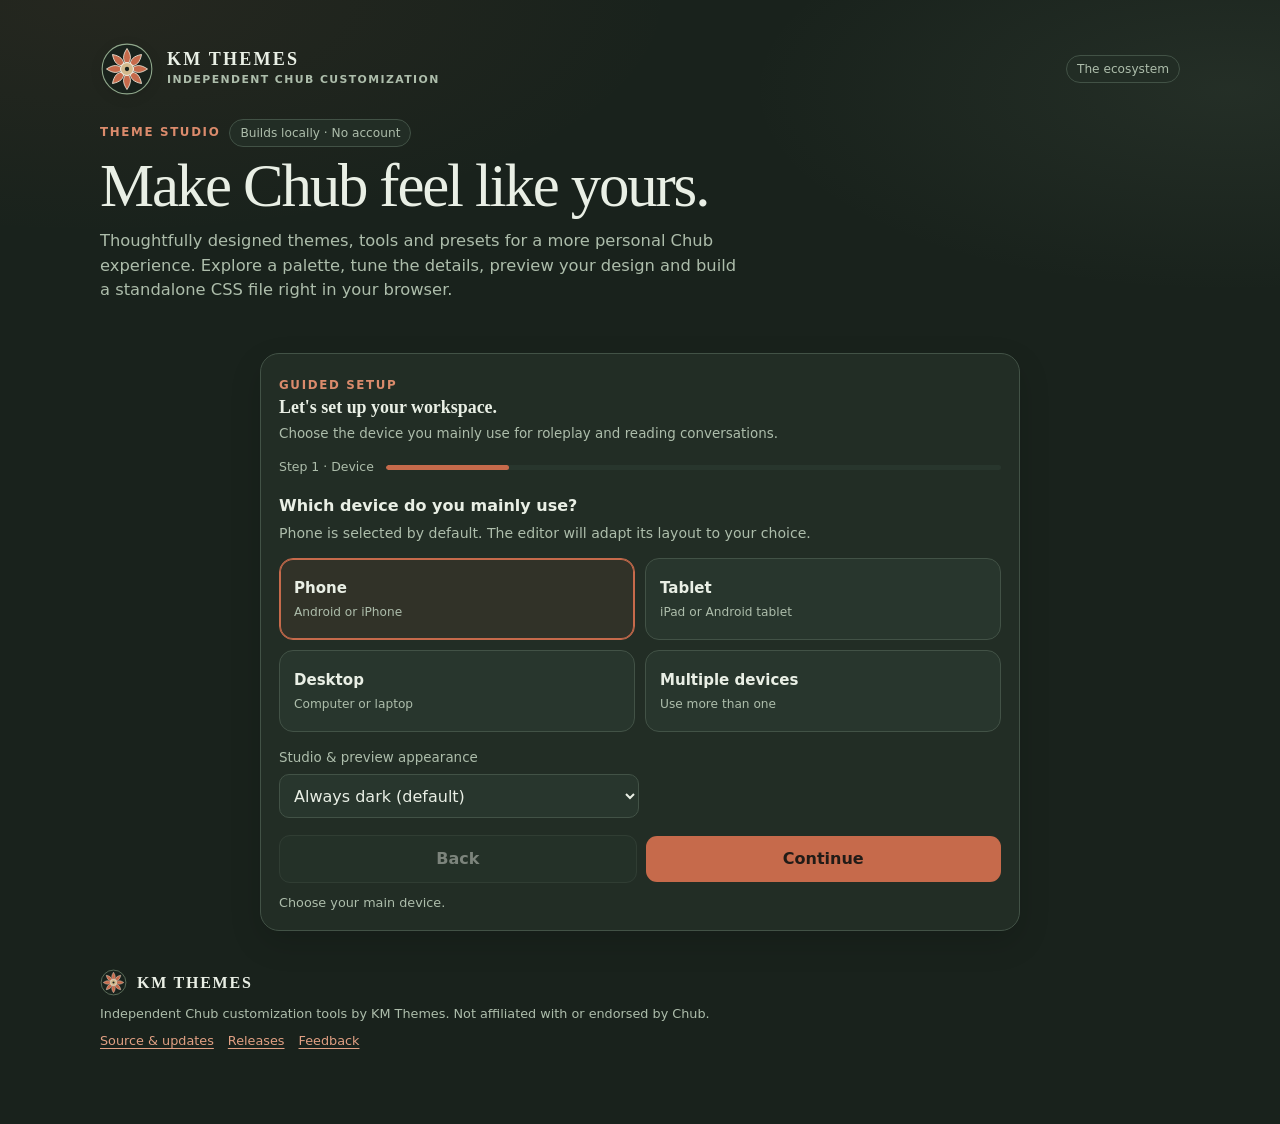
<file: index.html>
<!doctype html>
<html lang="en" data-studio-theme="dark">
<head>
<meta charset="utf-8">
<meta name="viewport" content="width=device-width, initial-scale=1">
<meta name="theme-color" content="#19221c">
<meta name="color-scheme" content="dark light">
<meta name="description" content="KM Themes is an independent Chub customization ecosystem. Explore themes, personalize palettes and build your own CSS in KM Theme Studio.">
<title>KM Themes — Theme Studio</title>
<style>
:root{color-scheme:dark;--bg:#19221c;--panel:#222d25;--panel2:#28362d;--line:#425246;--text:#e9efe5;--muted:#adbdab;--accent:#c66a4b;--accent-strong:#db8b6c;--focus:#a7c1a1;--link:#e1a083;--button-ink:#211b17;--shadow:0 12px 32px #00000024}
html[data-studio-theme="light"]{color-scheme:light;--bg:#f4f2ea;--panel:#fffefa;--panel2:#e9ede4;--line:#d5dcd1;--text:#26342a;--muted:#627164;--accent:#c66a4b;--accent-strong:#a45137;--focus:#718f73;--link:#99533d;--button-ink:#211b17;--shadow:0 10px 30px #26342a0b}
@media(prefers-color-scheme:light){html[data-studio-theme="system"]{color-scheme:light;--bg:#f4f2ea;--panel:#fffefa;--panel2:#e9ede4;--line:#d5dcd1;--text:#26342a;--muted:#627164;--accent:#c66a4b;--accent-strong:#a45137;--focus:#718f73;--link:#99533d;--button-ink:#211b17;--shadow:0 10px 30px #26342a0b}}
*{box-sizing:border-box}
html{scroll-behavior:smooth}
body{margin:0;background:radial-gradient(60% 28% at 8% 0,#c66a4b12,transparent 75%),radial-gradient(50% 24% at 96% 8%,#8fa78b18,transparent 75%),var(--bg);color:var(--text);font:16px/1.5 system-ui,-apple-system,"Segoe UI",sans-serif;transition:background .18s,color .18s}
main{width:min(1120px,100%);margin:auto;padding:24px 20px 58px}
header{padding:18px 0 24px}
.brand-lockup{display:flex;align-items:center;gap:13px;margin-bottom:23px}
.brand-symbol{width:54px;height:54px;flex:0 0 54px;filter:drop-shadow(0 3px 6px #00000016)}
.brand-wordmark{display:flex;flex-direction:column;gap:2px}
.brand-name{font:700 1.13rem/1.1 Georgia,"Times New Roman",serif;letter-spacing:.12em;color:var(--text)}
.brand-kicker{font-size:.68rem;letter-spacing:.13em;text-transform:uppercase;color:var(--muted);font-weight:650}
.brand-lockup .spacer{flex:1}
.eyebrow{font-size:.74rem;letter-spacing:.14em;text-transform:uppercase;color:var(--accent-strong);font-weight:750}
h1{font:500 clamp(2.25rem,7vw,3.8rem)/1.02 Georgia,"Times New Roman",serif;letter-spacing:-.035em;margin:8px 0 12px;max-width:780px}
h2{font:600 1.12rem/1.25 Georgia,"Times New Roman",serif;margin:0 0 6px}
h3{font-size:.94rem;margin:0;color:var(--text)}
p{margin:8px 0;color:var(--muted)}
a{color:var(--link);text-decoration-thickness:1px;text-underline-offset:3px}
.hero-copy{max-width:650px;font-size:1.02rem}
.topline{display:flex;align-items:center;gap:9px;flex-wrap:wrap}
.pill{display:inline-flex;align-items:center;border:1px solid var(--line);border-radius:99px;padding:4px 10px;font-size:.76rem;color:var(--muted);background:var(--panel)}
.studio-grid{display:grid;grid-template-columns:minmax(0,.94fr) minmax(0,1.06fr);gap:16px;align-items:start}
.panel{background:var(--panel);border:1px solid var(--line);border-radius:19px;padding:18px;margin:14px 0;box-shadow:var(--shadow)}
.controls-panel{grid-row:span 2}
.section-head{display:flex;align-items:flex-start;justify-content:space-between;gap:12px;margin-bottom:14px}
.section-head p{font-size:.84rem;margin:3px 0 0}
.preset-grid{display:grid;grid-template-columns:repeat(2,minmax(0,1fr));gap:9px}
.preset{appearance:none;text-align:left;border:1px solid var(--line);border-radius:13px;background:var(--panel2);color:var(--text);padding:10px;min-width:0;cursor:pointer;transition:border-color .15s,background .15s,transform .15s}
.preset:hover{border-color:var(--accent);transform:translateY(-1px)}
.preset[aria-pressed=true]{border-color:var(--accent);box-shadow:0 0 0 1px color-mix(in srgb,var(--accent) 40%,transparent) inset;background:color-mix(in srgb,var(--accent) 9%,var(--panel))}
.swatches{display:flex;overflow:hidden;border-radius:7px;height:20px;margin-bottom:8px;border:1px solid color-mix(in srgb,var(--text) 15%,transparent)}
.swatches i{display:block;flex:1}
.preset-name{display:block;font-size:.87rem;font-weight:700}
.preset-note{display:block;color:var(--muted);font-size:.74rem;margin-top:2px}
.field-grid{display:grid;grid-template-columns:1fr 1fr;gap:13px;margin-top:17px}
.field{display:flex;flex-direction:column;gap:6px;min-width:0}
.field label{font-size:.84rem;color:var(--muted)}
output{color:var(--text);font-variant-numeric:tabular-nums}
input,select,button{font:inherit}
input,select{width:100%;min-height:44px;border:1px solid var(--line);border-radius:10px;padding:8px 10px;background:var(--panel2);color:var(--text)}
input[type=color]{padding:4px;height:44px}
input[type=range]{padding:0;accent-color:var(--accent);min-height:28px}
.actions{display:flex;gap:9px;flex-wrap:wrap;margin-top:15px}
button{border:0;border-radius:11px;padding:11px 16px;background:var(--accent);color:var(--button-ink);font-weight:750;min-height:44px;cursor:pointer;transition:filter .15s,transform .15s}
button:hover{filter:brightness(1.06);transform:translateY(-1px)}
button:focus-visible,input:focus-visible,select:focus-visible,a:focus-visible{outline:3px solid var(--focus);outline-offset:2px}
button.secondary{background:var(--panel2);color:var(--text);border:1px solid var(--line)}
button.tertiary{background:transparent;border:1px solid var(--line);color:var(--text)}
button:disabled{opacity:.45;cursor:not-allowed;transform:none}
.preview-panel{padding:17px}
.preview-toolbar{display:flex;align-items:center;justify-content:space-between;gap:10px;margin-bottom:12px;flex-wrap:wrap}
.preview-controls{display:flex;gap:6px;flex-wrap:wrap}
.mode-switch{display:flex;gap:4px;padding:4px;background:var(--panel2);border:1px solid var(--line);border-radius:11px}
.mode-button{padding:6px 10px;min-height:34px;background:transparent;border:0;color:var(--muted);font-size:.78rem}
.mode-button[aria-pressed=true]{background:var(--accent);color:var(--button-ink)}
.mock-shell{--pv-bg:#262624;--pv-page:#30302e;--pv-raised:#3a3935;--pv-text:#e3e1d7;--pv-strong:#faf9f5;--pv-muted:#a3a198;--pv-accent:#d97757;--pv-accent-hi:#e8936f;--pv-act:#e2b295;--pv-font:Georgia,serif;--pv-size:1.06rem;--pv-line:1.70;--pv-card-alpha:82%;width:min(100%,340px);height:clamp(620px,min(720px,184vw),720px);margin:0 auto;background:var(--pv-bg);color:var(--pv-text);border:1px solid color-mix(in srgb,var(--pv-text) 18%,transparent);border-radius:18px;overflow:hidden;font-family:var(--pv-font);display:flex;flex-direction:column;box-shadow:0 5px 18px #00000018}
.mock-safe{height:34px;flex:0 0 34px;background:#000;display:flex;justify-content:center;align-items:center}
.mock-safe:after{content:"";width:38px;height:4px;border-radius:99px;background:#161616}
.mock-nav{height:39px;flex:0 0 39px;background:color-mix(in srgb,var(--pv-bg) 88%,transparent);color:var(--pv-text);display:grid;grid-template-columns:1fr 1fr 1fr;align-items:center;padding:0 14px;border-bottom:1px solid color-mix(in srgb,var(--pv-text) 14%,transparent);font-family:system-ui,sans-serif}
.nav-side{display:flex;align-items:center;gap:12px}.nav-side.right{justify-content:flex-end}
.nav-back{width:19px;height:19px;border-radius:50%;display:grid;place-items:center;background:var(--pv-text);color:var(--pv-bg);font-size:18px;line-height:1;font-weight:800}
.nav-avatar{width:29px;height:29px;border-radius:50%;justify-self:center;display:grid;place-items:center;background:linear-gradient(145deg,#665b4d,#292d27);border:1px solid #ffffff35;color:#f1c3a2;font-size:19px;line-height:1}
.nav-icon{display:grid;place-items:center;width:20px;height:24px;color:var(--pv-text)}
.nav-icon svg{width:20px;height:22px;fill:none;stroke:currentColor;stroke-width:1.8;stroke-linecap:round;stroke-linejoin:round}
.nav-menu{font-size:25px;line-height:1}
.mock-stage{flex:1;min-height:0;display:flex;flex-direction:column;overflow-y:auto;background:radial-gradient(90% 50% at 50% -10%,color-mix(in srgb,var(--pv-accent) 14%,transparent),transparent 70%),var(--pv-bg);position:relative}
.mock-shell[data-backdrop="art"] .mock-stage{background:linear-gradient(180deg,color-mix(in srgb,var(--pv-bg) 32%,transparent),color-mix(in srgb,var(--pv-bg) 52%,transparent)),radial-gradient(circle at 22% 28%,color-mix(in srgb,var(--pv-accent) 48%,#2b3a42) 0%,transparent 52%),radial-gradient(circle at 78% 68%,#596e59 0%,transparent 55%),linear-gradient(135deg,#2c2523 0%,#1f292e 50%,#382c26 100%)}
.mock-message{margin:7px 7px 0;padding:12px 14px 13px;border:1px solid color-mix(in srgb,var(--pv-text) 16%,transparent);border-radius:18px;background:color-mix(in srgb,var(--pv-page) var(--pv-card-alpha),transparent);box-shadow:inset 0 1px 0 color-mix(in srgb,#fff 12%,transparent),0 1px 3px #00000018}
.mock-message-head{display:flex;align-items:center;justify-content:space-between;gap:9px;margin-bottom:9px;font-family:system-ui,sans-serif}
.mock-message-who{display:flex;align-items:center;gap:8px}
.mock-bot-avatar{width:20px;height:20px;flex:0 0 20px;border-radius:50%;display:grid;place-items:center;background:linear-gradient(145deg,#786653,#282b25);color:#f4c5a2;font:13px/1 system-ui,sans-serif}
.mock-bot-name{font-size:.95rem;line-height:1.2;color:var(--pv-strong);font-weight:600}
.mock-msg-tag{font-size:.66rem;color:var(--pv-muted);letter-spacing:.04em;text-transform:uppercase}
.mock-message-text{font-size:var(--pv-size);line-height:var(--pv-line);color:var(--pv-text);overflow-wrap:anywhere}
.mock-message-text p{margin:0 0 10px;color:inherit}.mock-message-text p:last-child{margin-bottom:0}
.mock-message-text em{color:var(--pv-act);font-style:italic}
.mock-message-text strong{color:var(--pv-strong);font-weight:600}
.mock-message-text q{color:var(--pv-text)}
.mock-empty{flex:1;min-height:18px}
.mock-composer-bar{height:86px;flex:0 0 86px;display:flex;align-items:center;gap:8px;padding:8px 12px 10px;border-top:1px solid color-mix(in srgb,var(--pv-text) 14%,transparent);background:color-mix(in srgb,var(--pv-bg) 90%,transparent);font-family:system-ui,sans-serif}
.mock-kebab{width:15px;flex:0 0 15px;color:var(--pv-accent);font-size:21px;line-height:1;text-align:center}
.mock-input{height:68px;min-width:0;flex:1;border:1px solid color-mix(in srgb,var(--pv-text) 26%,transparent);border-radius:20px;padding:9px 11px;background:var(--pv-page);color:var(--pv-muted);font:.74rem/1.42 var(--pv-font);display:flex;align-items:flex-start;overflow:hidden}
.mock-input span{opacity:.9}
.mock-send-tools{display:flex;flex-direction:column;align-items:center;justify-content:space-around;gap:7px;flex:0 0 18px;height:66px;color:var(--pv-accent)}
.mock-send-tools svg{width:18px;height:22px;fill:none;stroke:currentColor;stroke-width:1.8;stroke-linecap:round;stroke-linejoin:round}
.status{font-size:.86rem;min-height:1.35em;margin:12px 0 0}
.small{font-size:.79rem}.muted{color:var(--muted)}
.install-list{padding-left:21px;color:var(--muted);margin:10px 0}.install-list li{padding:4px 0}
.note{border-left:3px solid var(--sage,var(--focus));padding:8px 11px;margin-top:12px;background:var(--panel2);border-radius:0 9px 9px 0;font-size:.8rem;color:var(--muted)}
footer{padding:16px 0;color:var(--muted);font-size:.8rem}
.footer-brand{display:flex;align-items:center;gap:10px;margin-bottom:8px;color:var(--text);font:600 1rem Georgia,"Times New Roman",serif;letter-spacing:.11em}
.footer-brand svg{width:27px;height:27px}
.footer-links{display:flex;gap:14px;flex-wrap:wrap;margin-top:7px}
@media(max-width:760px){main{padding:16px 14px 44px}.studio-grid{grid-template-columns:1fr;gap:0}.controls-panel{grid-row:auto}.preview-panel{grid-row:1}.panel{padding:15px;margin:10px 0}.hero-copy{font-size:.96rem}}
@media(max-width:390px){.preset-grid{grid-template-columns:1fr 1fr}.field-grid{grid-template-columns:1fr}.preview-toolbar{align-items:flex-start;flex-direction:column}.preview-controls{width:100%}.mode-switch{flex:1}.mode-button{flex:1}}
@media(prefers-reduced-motion:reduce){*,*::before,*::after{scroll-behavior:auto!important;transition:none!important}}

[hidden]{display:none!important}
.guide-panel{max-width:760px;margin:18px auto 22px}
.guide-progress{display:flex;align-items:center;gap:12px;margin:12px 0 17px;color:var(--muted);font-size:.78rem}
.guide-progress-track{height:5px;flex:1;border-radius:99px;background:var(--panel2);overflow:hidden}
.guide-progress-fill{display:block;height:100%;width:10%;border-radius:99px;background:var(--accent);transition:width .18s ease}
.guide-question{font-size:1rem;margin:0 0 5px}
.guide-intro{font-size:.88rem;margin:0 0 14px}
.guide-choice-grid{display:grid;grid-template-columns:repeat(2,minmax(0,1fr));gap:10px}
.guide-choice{display:flex;flex-direction:column;align-items:flex-start;justify-content:center;gap:4px;min-height:82px;padding:14px;text-align:left;border:1px solid var(--line);border-radius:14px;background:var(--panel2);color:var(--text)}
.guide-choice[aria-pressed=true]{border-color:var(--accent);box-shadow:0 0 0 1px var(--accent) inset;background:color-mix(in srgb,var(--accent) 9%,var(--panel))}
.guide-choice:disabled{opacity:.58;cursor:not-allowed;transform:none}
.guide-choice-title{font-weight:750;font-size:.94rem}
.guide-choice-note{font-size:.76rem;color:var(--muted);font-weight:450}
.guide-choice-meta{font-size:.68rem;letter-spacing:.06em;text-transform:uppercase;color:var(--accent-strong);font-weight:750}
.guide-select{margin-top:16px;max-width:360px}
.guide-actions{display:flex;align-items:center;gap:9px;margin-top:17px}
.guide-actions button{flex:1}
.guide-preset-grid{margin-top:5px}
.guide-preset-grid .preset{min-height:92px}
.guide-actions button:disabled{opacity:.45}
.guide-status{font-size:.8rem;min-height:1.2em;margin:10px 0 0}
.workspace-heading-actions{display:flex;gap:7px;flex-wrap:wrap}
@media(max-width:390px){.guide-choice-grid{grid-template-columns:1fr}.guide-choice{min-height:70px}.guide-panel{margin:10px 0}}

.css-tools{display:flex;gap:8px;flex-wrap:wrap;margin-top:12px}
.css-tools button{flex:1 1 130px}
.css-workbench,.raw-css-panel{margin-top:14px}
.css-workbench-grid{display:grid;grid-template-columns:1fr;gap:12px}
.css-workbench textarea{display:block;width:100%;min-height:190px;resize:vertical;border:1px solid var(--line);border-radius:11px;padding:12px;background:var(--panel2);color:var(--text);font: .82rem/1.5 ui-monospace,SFMono-Regular,Menlo,Consolas,monospace;tab-size:2}
.raw-css-panel textarea{min-height:min(62vh,620px);white-space:pre;overflow:auto}
.css-report{border:1px solid var(--line);border-radius:11px;padding:10px 12px;margin-top:10px;background:var(--panel2);font-size:.82rem}
.css-report ul{margin:6px 0 0;padding-left:20px}
.css-report li{margin:4px 0}
.css-report .report-error{color:#b64b3d}
.css-report .report-warning{color:var(--accent-strong)}
.css-meta{display:flex;gap:7px;flex-wrap:wrap;margin-top:8px}
.css-meta .pill{font-size:.72rem}
.css-file-label{display:block;font-size:.84rem;color:var(--muted);margin:0 0 7px}
.css-file-input{display:block;width:100%;min-height:46px;border:1px dashed var(--line);border-radius:10px;padding:8px;background:var(--panel2);color:var(--text);font-size:.82rem}
.css-preservation-note{font-size:.79rem;padding:10px 12px;border-left:3px solid var(--focus);background:var(--panel2);border-radius:0 9px 9px 0;margin:10px 0}
.raw-toolbar{display:flex;gap:8px;flex-wrap:wrap;margin-top:12px}
.raw-toolbar button{flex:1 1 120px}
@media(min-width:700px){.css-workbench-grid{grid-template-columns:minmax(0,.8fr) minmax(0,1.2fr)}}
</style>
</head>
<body>
<main>
<header>
<div class="brand-lockup">
 <svg class="brand-symbol" viewBox="0 0 100 100" role="img" aria-label="KM Themes rosette emblem" xmlns="http://www.w3.org/2000/svg">
 <circle cx="50" cy="50" r="46" fill="#19221C" stroke="#8FA78B" stroke-width="2"/>
 <g fill="#C66A4B" stroke="#F2EBDD" stroke-width="1.5">
  <path d="M50 12C58 24 59 33 50 42C41 33 42 24 50 12Z"/>
  <path d="M50 12C58 24 59 33 50 42C41 33 42 24 50 12Z" transform="rotate(45 50 50)"/>
  <path d="M50 12C58 24 59 33 50 42C41 33 42 24 50 12Z" transform="rotate(90 50 50)"/>
  <path d="M50 12C58 24 59 33 50 42C41 33 42 24 50 12Z" transform="rotate(135 50 50)"/>
  <path d="M50 12C58 24 59 33 50 42C41 33 42 24 50 12Z" transform="rotate(180 50 50)"/>
  <path d="M50 12C58 24 59 33 50 42C41 33 42 24 50 12Z" transform="rotate(225 50 50)"/>
  <path d="M50 12C58 24 59 33 50 42C41 33 42 24 50 12Z" transform="rotate(270 50 50)"/>
  <path d="M50 12C58 24 59 33 50 42C41 33 42 24 50 12Z" transform="rotate(315 50 50)"/>
 </g>
 <circle cx="50" cy="50" r="12" fill="#D2B98C" stroke="#F2EBDD" stroke-width="2"/>
 <circle cx="50" cy="50" r="4" fill="#19221C"/>
</svg>
 <div class="brand-wordmark"><span class="brand-name">KM THEMES</span><span class="brand-kicker">Independent Chub Customization</span></div>
 <span class="spacer"></span>
 <span class="pill">The ecosystem</span>
</div>
<div class="topline"><span class="eyebrow">THEME STUDIO</span><span class="pill">Builds locally · No account</span></div>
<h1>Make Chub feel like yours.</h1>
<p class="hero-copy">Thoughtfully designed themes, tools and presets for a more personal Chub experience. Explore a palette, tune the details, preview your design and build a standalone CSS file right in your browser.</p>
</header>

<section class="panel guide-panel" id="guide" aria-labelledby="guide-title">
 <div class="section-head"><div><span class="eyebrow">GUIDED SETUP</span><h2 id="guide-title">Let's set up your workspace.</h2><p id="guide-description">A few choices will tailor the Studio to the device and chat platform you use.</p></div></div>
 <div class="guide-progress"><span id="guide-step-label">Step 1 · Device</span><span class="guide-progress-track"><span class="guide-progress-fill" id="guide-progress-fill"></span></span></div>
 <div id="guide-step" aria-live="polite"></div>
 <div class="guide-actions"><button class="secondary" id="guide-back" type="button" disabled>Back</button><button id="guide-next" type="button" disabled>Continue</button></div>
 <p class="guide-status" id="guide-status" role="status" aria-live="polite">Phone is selected by default. You can change it.</p>
</section>
<div id="studio-workspace" hidden>
<div class="studio-grid" id="studio-grid">
<section class="panel controls-panel" aria-labelledby="customize-title">
<div class="section-head"><div><h2 id="customize-title">Make it yours</h2><p>Start with a palette, then adjust the details.</p></div><div class="workspace-heading-actions"><button class="tertiary" id="change-guide" type="button">New theme</button></div></div>
<h3>01 · Choose a palette</h3>
<div class="preset-grid" id="preset-grid" role="group" aria-label="Theme palettes">
<button class="preset" type="button" data-palette="warm" aria-pressed="true"><span class="swatches"><i style="background:#faf9f5"></i><i style="background:#30302e"></i><i style="background:#c6613f"></i><i style="background:#e3e1d7"></i></span><span class="preset-name">Warm</span><span class="preset-note">Soft paper & clay</span></button>
<button class="preset" type="button" data-palette="oled" aria-pressed="false"><span class="swatches"><i style="background:#fff"></i><i style="background:#080808"></i><i style="background:#8aa5ff"></i><i style="background:#e8e8e8"></i></span><span class="preset-name">OLED</span><span class="preset-note">Deep black & crisp</span></button>
<button class="preset" type="button" data-palette="midnight" aria-pressed="false"><span class="swatches"><i style="background:#f5f7fc"></i><i style="background:#182235"></i><i style="background:#8ca9ff"></i><i style="background:#dce5f5"></i></span><span class="preset-name">Midnight</span><span class="preset-note">Cool navy & blue</span></button>
<button class="preset" type="button" data-palette="forest" aria-pressed="false"><span class="swatches"><i style="background:#f4f7f1"></i><i style="background:#202d23"></i><i style="background:#9bc69c"></i><i style="background:#e2eee3"></i></span><span class="preset-name">Forest</span><span class="preset-note">Muted green & calm</span></button>
<button class="preset" type="button" data-palette="parchment" aria-pressed="false"><span class="swatches"><i style="background:#f7f0e2"></i><i style="background:#332c22"></i><i style="background:#d18a64"></i><i style="background:#e8dcc8"></i></span><span class="preset-name">Parchment</span><span class="preset-note">Antique paper & ink</span></button>
</div>

<div class="field-grid">
<div class="field"><label for="accent">Accent colour</label><input id="accent" type="color" value="#c6613f"></div>
<div class="field"><label for="rp">Reading font</label><select id="rp"><option value="serif">Serif</option><option value="sans">Sans serif</option><option value="mono">Monospace</option></select></div>
<div class="field"><label for="fs">Message size · <output id="fsout">1.06 rem</output></label><input id="fs" type="range" min=".90" max="1.40" step=".01" value="1.06"></div>
<div class="field"><label for="lh">Line height · <output id="lhout">1.70</output></label><input id="lh" type="range" min="1.40" max="2.00" step=".01" value="1.70"></div>
<div class="field" style="grid-column:1/-1"><label for="ga">Chat-card opacity · <output id="gaout">Automatic by mode (0.82 dark / 0.85 light)</output></label><input id="ga" type="range" min="0" max="1" step=".01" value=".82"></div>
</div>
<div class="actions"><button id="download" type="button" disabled>Download custom CSS</button><button class="secondary" id="copy-generated-css" type="button" disabled>Copy CSS</button><button class="secondary" id="share" type="button">Copy share link</button><button class="tertiary" id="reset" type="button">Reset</button></div><div class="css-tools"><button class="secondary" id="open-css-import" type="button">Import existing CSS</button><button class="tertiary" id="open-raw-css" type="button" disabled>Advanced CSS editor</button></div>
<p id="status" class="status" role="status" aria-live="polite">Loading the KM Warm source…</p>
<p class="small muted">The generated file is assembled in this browser. Your settings are encoded in the share link; there is no account or server-side theme builder.</p>
</section>

<section class="panel preview-panel" aria-labelledby="preview-title">
<div class="preview-toolbar"><div><h2 id="preview-title">Live preview</h2><p class="small">Chub mobile layout reference · preview is approximate</p></div>
<div class="preview-controls">
<div class="mode-switch" role="group" aria-label="Preview backdrop"><button class="mode-button" type="button" data-backdrop-choice="art" aria-pressed="true">Cover art</button><button class="mode-button" type="button" data-backdrop-choice="solid" aria-pressed="false">Solid</button></div>
<div class="mode-switch" role="group" aria-label="Preview colour mode"><button class="mode-button" type="button" data-mode-choice="light" aria-pressed="false">Light</button><button class="mode-button" type="button" data-mode-choice="dark" aria-pressed="true">Dark</button></div>
</div></div>
<div class="mock-shell" id="mock-shell" data-mode="dark" data-backdrop="art">
<div class="mock-safe"></div>
<div class="mock-nav">
 <div class="nav-side"><span class="nav-back">‹</span></div>
 <div class="nav-avatar">✿</div>
 <div class="nav-side right"><span class="nav-icon"><svg viewBox="0 0 24 24" aria-hidden="true"><path d="M4 20l4.4-1 10.9-10.9a2.5 2.5 0 0 0-3.5-3.5L5 15.4 4 20z"/><path d="M14.5 6.5l3 3"/></svg></span><span class="nav-icon"><svg viewBox="0 0 24 24" aria-hidden="true"><path d="M12 22V12M8 22l4-10 4 10M5 4a11 11 0 0 0 0 13M19 4a11 11 0 0 1 0 13M8 7a6 6 0 0 0 0 7M16 7a6 6 0 0 1 0 7"/><circle cx="12" cy="8" r="1.5"/></svg></span><span class="nav-menu">☰</span></div>
</div>
<div class="mock-stage">
 <article class="mock-message">
  <div class="mock-message-head"><div class="mock-message-who"><span class="mock-bot-avatar">✿</span><span class="mock-bot-name">Theme Helper</span></div><span class="mock-msg-tag">Bot</span></div>
  <div class="mock-message-text" id="mock-message-text">
   <p><em>*Lantern light warms the paper cards against the evening backdrop.*</em></p>
   <p><q>"Tell me the look you want—colour, text size, or how solid the chat cards feel over cover art—and I'll build your Chub stylesheet."</q></p>
   <p>Setup: enable <strong>Use V2 Spec</strong>. Phone-tested; desktop is beta.</p>
  </div>
 </article>
 <article class="mock-message">
  <div class="mock-message-head"><div class="mock-message-who"><span class="mock-bot-avatar">✦</span><span class="mock-bot-name">You</span></div><span class="mock-msg-tag">User</span></div>
  <div class="mock-message-text">
   <p><em>*Adjusts the card opacity slider to check readability over the background art.*</em> <q>"Make the text comfortable to read at night."</q></p>
  </div>
 </article>
 <div class="mock-empty"></div>
</div>
<div class="mock-composer-bar">
 <span class="mock-kebab">⋮</span>
 <div class="mock-input"><span>Press the button to send a message, or enter for a linebreak. Type '/' to see commands.</span></div>
 <div class="mock-send-tools"><svg viewBox="0 0 24 24" aria-hidden="true"><rect x="9" y="2" width="6" height="12" rx="3"/><path d="M5 10v2a7 7 0 0 0 14 0v-2M12 19v3M8 22h8"/></svg><svg viewBox="0 0 24 24" aria-hidden="true"><path d="M12 21V4M5 11l7-7 7 7"/></svg></div>
</div>
</div>
<p class="small muted" id="preview-caption">Dark mode reference · toggle "Cover art" to test how card opacity looks over a character background.</p>
</section>

<section class="panel" aria-labelledby="install-title">
<h2 id="install-title">Install in Chub</h2>
<ol class="install-list">
<li>Download your custom CSS file above.</li>
<li>Open Chub profile → <b>Edit Theme</b>, or in a chat use bottom-left kebab → <b>Change Theme</b>.</li>
<li>Choose <b>Upload Custom CSS</b> and select the downloaded file. Leave other theme settings on Default.</li>
</ol>
<p class="small">To remove it, use <b>Clear Custom CSS</b>. Chub accepts a file upload; there is no paste box.</p>
<div class="note">Flagship theme · KM Warm v3.6 LITE. A true FULL build needs the original v3.5 full-effects stylesheet, which has not been supplied.</div>
</section>
</div>

<section class="panel css-workbench" id="css-workbench" hidden aria-labelledby="css-workbench-title">
 <div class="section-head"><div><h2 id="css-workbench-title">Import an existing stylesheet</h2><p>Upload a CSS file from Android or paste a raw CSS block.</p></div></div>
 <div class="css-preservation-note">Your original CSS is kept exactly as supplied. Analysis checks basic structure and reports potential compatibility concerns; it does not rewrite, sanitize or preview imported styles.</div>
 <div class="css-workbench-grid">
  <div>
   <label class="css-file-label" for="css-file">Upload a .css file</label>
   <input class="css-file-input" id="css-file" type="file" accept=".css,text/css">
   <p class="small muted">Maximum import size: 1 MB. The file stays in this browser.</p>
  </div>
  <div>
   <label class="css-file-label" for="css-source">Or paste raw CSS</label>
   <textarea id="css-source" spellcheck="false" autocapitalize="off" autocomplete="off" autocorrect="off" placeholder="Paste the complete CSS stylesheet here…"></textarea>
  </div>
 </div>
 <div class="actions"><button id="load-imported-css" type="button">Analyze and open in editor</button><button class="secondary" id="cancel-css-import" type="button">Cancel</button></div>
 <div id="css-import-report" class="css-report" role="status" aria-live="polite" hidden></div>
</section>

<section class="panel raw-css-panel" id="raw-css-panel" hidden aria-labelledby="raw-css-title">
 <div class="section-head"><div><h2 id="raw-css-title">Raw CSS editor</h2><p id="raw-css-subtitle">Edit the complete stylesheet directly.</p></div><span class="pill">Local editing</span></div>
 <div class="css-preservation-note" id="raw-css-preservation">Original source is preserved as a restore point. Your edits are saved locally on this device.</div>
 <textarea id="raw-css-editor" spellcheck="false" autocapitalize="off" autocomplete="off" autocorrect="off" aria-label="Raw CSS editor"></textarea>
 <div class="css-meta"><span class="pill" id="raw-css-size">0 bytes</span><span class="pill" id="raw-css-state">No changes yet</span></div>
 <div class="raw-toolbar">
  <button id="validate-raw-css" class="secondary" type="button">Check CSS</button>
  <button id="copy-raw-css" type="button">Copy raw CSS</button>
  <button id="download-raw-css" class="secondary" type="button">Download CSS</button>
  <button id="restore-original-css" class="tertiary" type="button" disabled>Restore original</button>
  <button id="new-theme-from-raw" class="tertiary" type="button">New theme</button>
 </div>
 <div id="raw-css-report" class="css-report" role="status" aria-live="polite" hidden></div>
</section>

<section class="panel" aria-labelledby="ready-title">
<h2 id="ready-title">Explore the KM Warm releases</h2>
<p><a href="https://github.com/KarlMuzen/KM-THEMES/releases/latest/download/KM-Warm-lite-v3.6.min.css">Download KM Warm LITE</a> · <a href="https://github.com/KarlMuzen/KM-THEMES/releases/latest/download/KM-Warm-compat-v3.6.min.css">Download compatibility build</a> · <a href="https://github.com/KarlMuzen/KM-THEMES/issues">Report a problem</a></p>
<p class="small">The compatibility build includes legacy colour fallbacks and may look less exact in older browsers. The base theme is phone-tested; desktop remains beta.</p>
</section>
</div>
<footer>
<div class="footer-brand"><svg viewBox="0 0 100 100" role="img" aria-label="KM Themes rosette emblem" xmlns="http://www.w3.org/2000/svg">
 <circle cx="50" cy="50" r="46" fill="#19221C" stroke="#8FA78B" stroke-width="2"/>
 <g fill="#C66A4B" stroke="#F2EBDD" stroke-width="1.5">
  <path d="M50 12C58 24 59 33 50 42C41 33 42 24 50 12Z"/>
  <path d="M50 12C58 24 59 33 50 42C41 33 42 24 50 12Z" transform="rotate(45 50 50)"/>
  <path d="M50 12C58 24 59 33 50 42C41 33 42 24 50 12Z" transform="rotate(90 50 50)"/>
  <path d="M50 12C58 24 59 33 50 42C41 33 42 24 50 12Z" transform="rotate(135 50 50)"/>
  <path d="M50 12C58 24 59 33 50 42C41 33 42 24 50 12Z" transform="rotate(180 50 50)"/>
  <path d="M50 12C58 24 59 33 50 42C41 33 42 24 50 12Z" transform="rotate(225 50 50)"/>
  <path d="M50 12C58 24 59 33 50 42C41 33 42 24 50 12Z" transform="rotate(270 50 50)"/>
  <path d="M50 12C58 24 59 33 50 42C41 33 42 24 50 12Z" transform="rotate(315 50 50)"/>
 </g>
 <circle cx="50" cy="50" r="12" fill="#D2B98C" stroke="#F2EBDD" stroke-width="2"/>
 <circle cx="50" cy="50" r="4" fill="#19221C"/>
</svg><span>KM THEMES</span></div>
Independent Chub customization tools by KM Themes. Not affiliated with or endorsed by Chub.
<div class="footer-links"><a href="https://github.com/KarlMuzen/KM-THEMES">Source & updates</a><a href="https://github.com/KarlMuzen/KM-THEMES/releases">Releases</a><a href="https://github.com/KarlMuzen/KM-THEMES/issues">Feedback</a></div>
</footer>
</main>

<script src="assets/js/theme-project.js"></script>
<script src="assets/js/css-workbench.js"></script>
<script type="module">
import { palettes } from "./assets/js/palettes.mjs";
import { chubAdapterFixes } from "./assets/js/chub-adapter.mjs";
(function(){
"use strict";
var sourceParts=null,gaTouched=false,selectedPalette="warm",previewMode="dark",previewBackdrop="art",activeProject=null,rawSaveTimer=null,rawEditorBaselineValue=null,pendingFileCss=null,pendingFileDisplay=null;
var defaults={p:"warm",a:"c6613f",fs:1.06,lh:1.70,ga:.82,rp:"serif",fx:"lite"};
var ranges={fs:[.90,1.40],lh:[1.40,2.00],ga:[0,1]};
var fontStacks={serif:'"Source Serif 4","Anthropic Serif",Tiempos,"Iowan Old Style","Palatino Linotype",Georgia,"Noto Serif",serif',sans:'system-ui,-apple-system,"Segoe UI",Roboto,sans-serif',mono:"ui-monospace,SFMono-Regular,Menlo,Consolas,monospace"};

var el=function(id){return document.getElementById(id)};
function clamp(n,min,max){return Math.min(max,Math.max(min,n))}
function num(value,key){if(value===null||String(value).trim()==="")return defaults[key];var n=Number(value);if(!Number.isFinite(n))return defaults[key];return clamp(n,ranges[key][0],ranges[key][1])}
function validPalette(value){return Object.prototype.hasOwnProperty.call(palettes,value)?value:"warm"}
function applyStudioAppearance(appearance){
 var mode=(appearance==="light"||appearance==="system")?appearance:"dark";
 document.documentElement.setAttribute("data-studio-theme",mode);
}
function parseParams(){
 var q=new URLSearchParams(location.search),p={};
 p.p=validPalette(q.get("p"));
 var a=q.get("a");p.a=/^[0-9a-fA-F]{6}$/.test(a||"")?a.toLowerCase():palettes[p.p].accent;
 p.fs=num(q.get("fs")===null?String(defaults.fs):q.get("fs"),"fs");
 p.lh=num(q.get("lh")===null?String(defaults.lh):q.get("lh"),"lh");
 var gaParam=q.get("ga");p.ga=num(gaParam===null?String(defaults.ga):gaParam,"ga");
 p.gaTouched=gaParam!==null&&gaParam.trim()!==""&&Number.isFinite(Number(gaParam));p.rp=["serif","sans","mono"].indexOf(q.get("rp"))>=0?q.get("rp"):"serif";p.fx="lite";
 return p;
}
function readControls(){
 return {p:selectedPalette,a:el("accent").value.slice(1).toLowerCase(),fs:num(el("fs").value,"fs"),lh:num(el("lh").value,"lh"),ga:num(el("ga").value,"ga"),gaTouched:gaTouched,rp:["serif","sans","mono"].indexOf(el("rp").value)>=0?el("rp").value:"serif",fx:"lite"};
}
function updateControls(p){
 selectedPalette=validPalette(p.p);gaTouched=!!p.gaTouched;
 el("accent").value="#"+(/^[0-9a-f]{6}$/.test(p.a||"")?p.a:palettes[selectedPalette].accent);
 el("fs").value=p.fs;el("lh").value=p.lh;el("ga").value=gaTouched?p.ga:defaults.ga;el("rp").value=p.rp;
 el("fsout").textContent=p.fs.toFixed(2)+" rem";
 el("lhout").textContent=p.lh.toFixed(2);
 el("gaout").textContent=gaTouched?p.ga.toFixed(2):"Automatic by mode (0.82 dark / 0.85 light)";
 Array.prototype.forEach.call(document.querySelectorAll("[data-palette]"),function(btn){var active=btn.getAttribute("data-palette")===selectedPalette;btn.setAttribute("aria-pressed",active?"true":"false")});
}
function safeParams(p){
 var q=new URLSearchParams();q.set("v","1");
 if(p.p!=="warm")q.set("p",p.p);
 if(p.a!==palettes[p.p].accent)q.set("a",p.a);
 if(p.fs!==defaults.fs)q.set("fs",p.fs.toFixed(2));
 if(p.lh!==defaults.lh)q.set("lh",p.lh.toFixed(2));
 if(p.gaTouched)q.set("ga",p.ga.toFixed(2));
 if(p.rp!=="serif")q.set("rp",p.rp);
 var href=location.pathname+(q.toString()?"?"+q.toString():"")+location.hash;
 history.replaceState(null,"",href);
 return location.origin+href;
}
function paletteOverrides(p){
 if(p.p==="warm")return "";
 var pal=palettes[p.p],map={bg:"--c-bg",surface:"--c-surface",raised:"--c-raised",text:"--c-text",strong:"--c-strong",muted:"--c-muted",accent:"--c-accent",accentHi:"--c-accent-hi",btn:"--c-btn",btnHover:"--c-btn-hv",act:"--c-act"};
 var rows=Object.keys(map).map(function(key){return map[key]+":light-dark("+pal.light[key]+","+pal.dark[key]+");"});
 return "\n/* Selected palette: "+p.p+" */\nhtml{"+rows.join("")+"}\n";
}

function accentOverrides(p){
 var x="#"+p.a,base=palettes[p.p].accent;
 var fs=p.fs.toFixed(2).replace(/0+$/,"").replace(/\.$/,""),lh=p.lh.toFixed(2).replace(/0+$/,"").replace(/\.$/,""),ga=p.ga.toFixed(2).replace(/0+$/,"").replace(/\.$/,"");
 var accent=p.a!==base?"--c-accent:"+x+";--c-accent-hi:light-dark(color-mix(in srgb,"+x+" 78%,#000),color-mix(in srgb,"+x+" 78%,#fff));--c-btn:"+x+";--c-btn-hv:light-dark(color-mix(in srgb,"+x+" 88%,#000),color-mix(in srgb,"+x+" 88%,#fff));--c-act:light-dark(color-mix(in srgb,"+x+" 72%,#000),color-mix(in srgb,"+x+" 55%,#fff));":"";
 var extra=p.gaTouched?"--c-ga:"+ga+";":"";
 return "\n/* Generated options — validated settings only */\nhtml{"+accent+"--c-fs:"+fs+"rem;--c-lh:"+lh+";"+extra+"--c-rp:"+fontStacks[p.rp]+";}\n"+chubAdapterFixes();
}
function buildCSS(p){
 if(!sourceParts)throw new Error("Theme source has not loaded.");
 var override=sourceParts.overrides.replace(/html\s*\{\s*\}\s*$/,"");
 return "/* KM Warm v3.6 LITE — generated locally. Palette: "+p.p+"; options validated. */\n"+sourceParts.preset+sourceParts.core+sourceParts.lite+override+paletteOverrides(p)+accentOverrides(p);
}
function splitSource(css){
 var anchors={preset:"/* ===== PRESET",core:"/* KM Warm v2.1",lite:"/* ===================================================================================\n   LITE — performance pass.",overrides:"/* ===== YOUR OVERRIDES"},keys=Object.keys(anchors),pos={};
 keys.forEach(function(k){pos[k]=css.indexOf(anchors[k]);if(pos[k]<0)throw new Error("The source CSS is missing its "+k+" section.");});
 if(!(pos.preset<pos.core&&pos.core<pos.lite&&pos.lite<pos.overrides))throw new Error("Source CSS section order is invalid.");
 return {preset:css.slice(pos.preset,pos.core),core:css.slice(pos.core,pos.lite),lite:css.slice(pos.lite,pos.overrides),overrides:css.slice(pos.overrides)};
}
function setPreviewBackdrop(mode){
 previewBackdrop=mode==="solid"?"solid":"art";
 Array.prototype.forEach.call(document.querySelectorAll("[data-backdrop-choice]"),function(btn){btn.setAttribute("aria-pressed",btn.getAttribute("data-backdrop-choice")===previewBackdrop?"true":"false")});
 el("mock-shell").setAttribute("data-backdrop",previewBackdrop);
}
function setPreviewMode(mode){
 previewMode=mode==="light"?"light":"dark";
 Array.prototype.forEach.call(document.querySelectorAll("[data-mode-choice]"),function(btn){btn.setAttribute("aria-pressed",btn.getAttribute("data-mode-choice")===previewMode?"true":"false")});
 el("mock-shell").setAttribute("data-mode",previewMode);
 el("preview-caption").textContent=(previewMode==="light"?"Light":"Dark")+" preview · automatic light/dark CSS behaviour stays enabled in the downloaded theme.";
 renderPreview(readControls());
}
function renderPreview(p){
 var pal=palettes[p.p],colors=pal[previewMode],mock=el("mock-shell"),customAccent=p.a!==pal.accent,accent=customAccent?"#"+p.a:colors.accent;
 var mixTarget=previewMode==="light"?"#000":"#fff";
 var accentHi=customAccent?"color-mix(in srgb, "+accent+" 78%, "+mixTarget+")":colors.accentHi;
 var actColor=customAccent?"color-mix(in srgb, "+accent+" "+(previewMode==="light"?"72%":"55%")+", "+mixTarget+")":colors.act;
 mock.style.setProperty("--pv-bg",colors.bg);
 mock.style.setProperty("--pv-page",colors.surface);
 mock.style.setProperty("--pv-raised",colors.raised);
 mock.style.setProperty("--pv-text",colors.text);
 mock.style.setProperty("--pv-strong",colors.strong);
 mock.style.setProperty("--pv-muted",colors.muted);
 mock.style.setProperty("--pv-accent",accent);
 mock.style.setProperty("--pv-accent-hi",accentHi);
 mock.style.setProperty("--pv-act",actColor);
 mock.style.setProperty("--pv-card-alpha",Math.round((p.gaTouched?p.ga:(previewMode==="light"?.85:.82))*100)+"%");
 mock.style.setProperty("--pv-font",fontStacks[p.rp]);
 mock.style.setProperty("--pv-size",p.fs+"rem");
 mock.style.setProperty("--pv-line",p.lh.toFixed(2));
}
function render(){
 var p=readControls();
 el("fsout").textContent=p.fs.toFixed(2)+" rem";
 el("lhout").textContent=p.lh.toFixed(2);
 el("gaout").textContent=p.gaTouched?p.ga.toFixed(2):"Automatic by mode (0.82 dark / 0.85 light)";
 renderPreview(p);safeParams(p);saveActiveProject();
}
function selectPalette(name){
 selectedPalette=validPalette(name);
 if(el("accent").value.slice(1).toLowerCase()===palettes[selectedPalette].accent || !window.accentWasCustom){el("accent").value="#"+palettes[selectedPalette].accent;window.accentWasCustom=false}
 render();
 Array.prototype.forEach.call(document.querySelectorAll("[data-palette]"),function(btn){btn.setAttribute("aria-pressed",btn.getAttribute("data-palette")===selectedPalette?"true":"false")});
}
function fallbackCopy(value){
 var field=document.createElement("textarea");field.value=value;field.setAttribute("readonly","");field.style.position="fixed";field.style.opacity="0";document.body.appendChild(field);field.select();
 var ok=false;try{ok=document.execCommand("copy")}catch(e){ok=false}field.remove();
 return ok?Promise.resolve():Promise.reject(new Error("Clipboard access was blocked. Copy the URL from your address bar."));
}
function copyText(value){
 if(navigator.clipboard&&navigator.clipboard.writeText)return navigator.clipboard.writeText(value).catch(function(){return fallbackCopy(value)});
 return fallbackCopy(value);
}

var storedProfile=window.KMThemeProject?window.KMThemeProject.loadProfile():null;
var profile=storedProfile||{device:"phone",platform:"chub",appearance:"dark"};
var guideState={step:0,device:profile.device||"phone",platform:profile.platform||"chub",appearance:profile.appearance||"dark",goal:"",method:"preset",palette:"warm"};
applyStudioAppearance(guideState.appearance);
var progressLabels=["Step 1 · Device","Step 2 · Platform","Step 3 · Goal","Step 4 · Starting point","Step 5 · Theme"];
var paletteNotes={warm:"Claude cream & warm clay",oled:"Pure black & crisp contrast",midnight:"Deep navy & blue",forest:"Forest green & sage",parchment:"Antique paper & ink"};
function guideCard(field,value,title,note,selected,meta,disabled){
 return '<button class="guide-choice" type="button" data-guide-field="'+field+'" data-value="'+value+'" aria-pressed="'+(selected?"true":"false")+'"'+(disabled?" disabled":"")+'><span class="guide-choice-title">'+title+'</span><span class="guide-choice-note">'+note+'</span>'+(meta?'<span class="guide-choice-meta">'+meta+'</span>':"")+'</button>';
}
function renderGuide(){
 var step=guideState.step,markup="",descriptions=[
  "Choose the device you mainly use for roleplay and reading conversations.",
  "Choose the chat platform you want to customize. Chub is the first supported integration.",
  "Decide whether to explore ready-made themes or build your own.",
  "Choose how you want to begin your custom theme.",
  "Select a starting palette. You can adjust every available setting in the editor."
 ];
 el("guide-step-label").textContent=progressLabels[step]||progressLabels[0];
 el("guide-progress-fill").style.width=[20,40,60,80,100][step]+"%";
 el("guide-description").textContent=descriptions[step]||descriptions[0];
 if(step===0){
  markup='<h3 class="guide-question">Which device do you mainly use?</h3><p class="guide-intro">Phone is selected by default. The editor will adapt its layout to your choice.</p><div class="guide-choice-grid">'+
   guideCard("device","phone","Phone","Android or iPhone",guideState.device==="phone")+
   guideCard("device","tablet","Tablet","iPad or Android tablet",guideState.device==="tablet")+
   guideCard("device","desktop","Desktop","Computer or laptop",guideState.device==="desktop")+
   guideCard("device","multiple","Multiple devices","Use more than one",guideState.device==="multiple")+
   '</div><div class="field guide-select"><label for="guide-appearance">Studio & preview appearance</label><select id="guide-appearance"><option value="dark">Always dark (default)</option><option value="system">Follow device settings</option><option value="light">Always light</option></select></div>';
 }else if(step===1){
  markup='<h3 class="guide-question">Which chat platform do you use?</h3><p class="guide-intro">Platform support is handled separately from your AI model provider.</p><div class="guide-choice-grid">'+
   guideCard("platform","chub","Chub","Theme upload through Chub settings",guideState.platform==="chub","Available")+
   guideCard("platform","sillytavern","SillyTavern","A separate native theme exporter",false,"Planned",true)+
   guideCard("platform","risuai","RisuAI","A separate theme integration",false,"Planned",true)+
   '</div>';
 }else if(step===2){
  markup='<h3 class="guide-question">What would you like to do?</h3><p class="guide-intro">You can switch between these paths whenever you start a new theme.</p><div class="guide-choice-grid">'+
   guideCard("goal","browse","Browse themes","Explore the available KM palettes and presets",guideState.goal==="browse")+
   guideCard("goal","custom","Create a custom theme","Build a theme using a guided editor",guideState.goal==="custom")+
   '</div>';
 }else if(step===3){
  markup='<h3 class="guide-question">How would you like to start?</h3><p class="guide-intro">CSS file import and raw CSS paste are available in the Studio workbench.</p><div class="guide-choice-grid">'+
   guideCard("method","preset","Use a preset","Choose a designed starting point",guideState.method==="preset")+
   guideCard("method","remix","Remix a theme","Start from one of the KM palettes",guideState.method==="remix")+
   guideCard("method","scratch","Start from scratch","Open a clean Warm-based canvas",guideState.method==="scratch")+
   '</div>';
 }else{
  var title=guideState.goal==="browse"?"Choose a theme to preview":(guideState.method==="remix"?"Choose a theme to remix":"Choose your starting preset");
  markup='<h3 class="guide-question">'+title+'</h3><p class="guide-intro">The palette is only a starting point. Colours, fonts and reading settings remain editable.</p><div class="preset-grid guide-preset-grid">';
  Object.keys(palettes).forEach(function(key){
   var p=palettes[key],active=guideState.palette===key;
   markup+='<button class="preset" type="button" data-guide-field="palette" data-value="'+key+'" aria-pressed="'+(active?"true":"false")+'"><span class="swatches"><i style="background:'+p.light.bg+'"></i><i style="background:'+p.dark.bg+'"></i><i style="background:'+p.dark.accent+'"></i><i style="background:'+p.dark.text+'"></i></span><span class="preset-name">'+p.name+'</span><span class="preset-note">'+paletteNotes[key]+'</span></button>';
  });
  markup+='</div>';
 }
 el("guide-step").innerHTML=markup;
 if(step===0)el("guide-appearance").value=guideState.appearance;
 el("guide-back").disabled=step===0;
 el("guide-next").disabled=(step===2&&!guideState.goal)||(step===3&&!guideState.method);
 el("guide-next").textContent=step===4?"Open theme":(step===3&&guideState.method==="scratch"?"Create theme":"Continue");
 el("guide-status").textContent=step===0?"Choose your main device.":step===1?"Chub is available now; other platform integrations will be added separately.":step===2?"Choose Browse or Custom.":step===3?"Choose a starting method.":"Choose a palette to continue.";
}
function initialPreviewMode(appearance){
 if(appearance==="dark"||appearance==="light")return appearance;
 return window.matchMedia&&window.matchMedia("(prefers-color-scheme: light)").matches?"light":"dark";
}
function saveActiveProject(){
 if(!activeProject||!window.KMThemeProject)return;
 activeProject.theme.settings=readControls();
 activeProject.updatedAt=new Date().toISOString();
 window.KMThemeProject.saveProject(activeProject);
}
function startWorkspace(sourceKind,palette,label,settingsOverride){
 var target=validPalette(palette||"warm"),settings=settingsOverride||{
  p:target,a:palettes[target].accent,fs:defaults.fs,lh:defaults.lh,ga:defaults.ga,gaTouched:false,rp:"serif",fx:"lite"
 };
 updateControls(settings);
 profile={device:guideState.device,platform:guideState.platform,appearance:guideState.appearance};
 applyStudioAppearance(profile.appearance);
 if(window.KMThemeProject){
  window.KMThemeProject.saveProfile(profile);
  activeProject=window.KMThemeProject.createProject({
   name:label||((palettes[target].name)+" theme"),
   platform:profile.platform,device:profile.device,appearance:profile.appearance,
   theme:{source:{kind:sourceKind||"preset",label:label||palettes[target].name,originalCss:"",overrides:""},settings:readControls()}
  });
  window.KMThemeProject.saveProject(activeProject);
 }
 el("guide").hidden=true;el("studio-workspace").hidden=false;
 setPreviewMode(initialPreviewMode(profile.appearance));render();
 el("status").textContent=activeProject?"Theme project saved on this device. Changes are autosaved in this browser.":"Theme editor is ready. Local project storage is unavailable in this browser.";
}
function returnToGuide(){
 profile=window.KMThemeProject?window.KMThemeProject.loadProfile():profile;
 if(rawSaveTimer){clearTimeout(rawSaveTimer);rawSaveTimer=null;}
 if(window.KMThemeProject)window.KMThemeProject.clearProject();
 activeProject=null;
 guideState={step:0,device:profile.device||"phone",platform:profile.platform||"chub",appearance:profile.appearance||"dark",goal:"",method:"preset",palette:"warm"};
 applyStudioAppearance(guideState.appearance);
 el("studio-workspace").hidden=true;el("guide").hidden=false;
 el("studio-grid").hidden=false;el("css-workbench").hidden=true;el("raw-css-panel").hidden=true;
 el("css-file").value="";el("css-source").value="";pendingFileCss=null;pendingFileDisplay=null;
 renderGuide();window.scrollTo(0,0);
}
function handleGuideNext(){
 var step=guideState.step;
 if(step===0)guideState.step=1;
 else if(step===1)guideState.step=2;
 else if(step===2)guideState.step=guideState.goal==="browse"?4:3;
 else if(step===3){
  if(guideState.method==="scratch"){startWorkspace("scratch","warm","Untitled theme");return;}
  guideState.step=4;
 }else{
  var kind=guideState.goal==="browse"?"preset":guideState.method,themeName=palettes[guideState.palette].name;
  var label=guideState.goal==="browse"?themeName+" preset":(kind==="remix"?"Remix · "+themeName:themeName+" preset");
  startWorkspace(kind,guideState.palette,label);return;
 }
 renderGuide();
}
function installGuideEvents(){
 el("guide-step").addEventListener("click",function(event){
  var button=event.target.closest("[data-guide-field]");
  if(!button||button.disabled)return;
  var field=button.getAttribute("data-guide-field"),value=button.getAttribute("data-value");
  if(["device","platform","goal","method","palette"].indexOf(field)>=0)guideState[field]=value;
  renderGuide();
 });
 el("guide-step").addEventListener("change",function(event){
  if(event.target.id==="guide-appearance"){
   guideState.appearance=event.target.value;
   applyStudioAppearance(guideState.appearance);
  }
 });
 el("guide-next").addEventListener("click",handleGuideNext);
 el("guide-back").addEventListener("click",function(){
  if(guideState.step===4)guideState.step=guideState.goal==="browse"?2:3;
  else guideState.step=Math.max(0,guideState.step-1);
  renderGuide();
 });
}

function formatBytes(bytes){
 if(bytes<1024)return bytes+" bytes";
 if(bytes<1024*1024)return (bytes/1024).toFixed(1)+" KB";
 return (bytes/(1024*1024)).toFixed(2)+" MB";
}
function renderCssReport(target,report){
 target.innerHTML="";
 target.hidden=false;
 var heading=document.createElement("strong");
 heading.textContent=report.valid?"Structure check passed":(report.importable?"Loaded with issues to review":"Cannot import this CSS");
 target.appendChild(heading);
 var summary=document.createElement("p");
 summary.textContent=formatBytes(report.bytes)+" · Original text is not modified by this check.";
 target.appendChild(summary);
 [["errors",report.errors,"report-error"],["warnings",report.warnings,"report-warning"]].forEach(function(group){
  if(!group[1].length)return;
  var list=document.createElement("ul");
  group[1].forEach(function(message){
   var item=document.createElement("li");
   item.className=group[2];item.textContent=message;list.appendChild(item);
  });
  target.appendChild(list);
 });
}
function saveRawProject(){
 if(!activeProject||!window.KMThemeProject)return false;
 var displayed=el("raw-css-editor").value;
 if(displayed!==rawEditorBaselineValue){
  activeProject.theme.source.workingCss=displayed;
  rawEditorBaselineValue=displayed;
 }
 activeProject.editorMode="raw";
 activeProject.updatedAt=new Date().toISOString();
 var saved=window.KMThemeProject.saveProject(activeProject);
 el("raw-css-state").textContent=saved?"Saved on this device":"Could not save locally — download a backup";
 return saved;
}
function updateRawMeta(){
 var value=el("raw-css-editor").value;
 el("raw-css-size").textContent=formatBytes(window.KMCssWorkbench.byteLength(value));
 el("raw-css-state").textContent="Unsaved changes";
}
function showRawEditor(){
 if(!activeProject||!window.KMCssWorkbench)return;
 var source=activeProject.theme.source;
 if(!source.workingCss){
  var generated=buildCSS(readControls());
  source.originalCss=generated;
  source.workingCss=generated;
 }
 activeProject.editorMode="raw";
 el("raw-css-editor").value=source.workingCss;
 rawEditorBaselineValue=el("raw-css-editor").value;
 el("raw-css-title").textContent=source.label?"Raw CSS · "+source.label:"Raw CSS editor";
 el("raw-css-subtitle").textContent=source.kind==="imported"?"Editing imported CSS. The original file remains available for restore.":"Editing the generated stylesheet. Your visual settings remain saved separately.";
 el("raw-css-preservation").textContent=source.kind==="imported"?"The imported original is preserved byte-for-byte. Edits affect only the working copy.":"A snapshot of the generated CSS is preserved as the restore point. Edits affect only the working copy.";
 el("restore-original-css").disabled=!source.originalCss;
 el("css-workbench").hidden=true;
 el("studio-grid").hidden=true;
 el("raw-css-panel").hidden=false;
 el("raw-css-report").hidden=true;
 el("raw-css-size").textContent=formatBytes(window.KMCssWorkbench.byteLength(source.workingCss));
 el("raw-css-state").textContent="Saved on this device";
 var projectSaved=window.KMThemeProject.saveProject(activeProject);
 el("raw-css-state").textContent=projectSaved?"Saved on this device":"Could not save locally — download a backup";
 el("raw-css-editor").focus();
 window.scrollTo(0,0);
}
function openImportPanel(){
 el("css-workbench").hidden=false;
 el("css-import-report").hidden=true;
 el("css-source").focus();
 el("css-workbench").scrollIntoView({behavior:"smooth",block:"start"});
}
function loadImportedCss(css,label){
 var result=window.KMCssWorkbench.createImport(css,label);
 renderCssReport(el("css-import-report"),result.report);
 if(!result.ok)return false;
 activeProject=window.KMThemeProject.createProject({
  name:label||"Imported theme",
  platform:profile.platform||"chub",
  device:profile.device||"phone",
  appearance:profile.appearance||"dark",
  editorMode:"raw",
  theme:{source:result.value,settings:readControls()}
 });
 var projectSaved=window.KMThemeProject.saveProject(activeProject);
 el("raw-css-editor").value=result.value.workingCss;
 rawEditorBaselineValue=el("raw-css-editor").value;
 el("raw-css-title").textContent="Raw CSS · "+result.value.label;
 el("raw-css-subtitle").textContent="Imported stylesheet. Review compatibility notes before installing.";
 el("raw-css-preservation").textContent="The original imported CSS text is preserved exactly as read. Editing changes only the working copy; Restore original returns to the saved source text.";
 el("restore-original-css").disabled=false;
 el("css-workbench").hidden=true;
 el("studio-grid").hidden=true;
 el("raw-css-panel").hidden=false;
 renderCssReport(el("raw-css-report"),result.report);
 el("raw-css-size").textContent=formatBytes(result.report.bytes);
 el("raw-css-state").textContent=projectSaved?"Saved on this device":"Could not save locally — download a backup";
 window.scrollTo(0,0);
 return true;
}
function readSelectedFile(file){
 if(!file)return;
 pendingFileCss=null;pendingFileDisplay=null;el("css-source").value="";
 if(!/\.css$/i.test(file.name||"") && file.type!=="text/css"){
  renderCssReport(el("css-import-report"),{valid:false,bytes:0,errors:["Choose a .css file."],warnings:[]});
  return;
 }
 if(file.size>window.KMCssWorkbench.MAX_BYTES){
  renderCssReport(el("css-import-report"),{valid:false,bytes:file.size,errors:["The CSS exceeds the 1 MB import limit."],warnings:[]});
  return;
 }
 var reader=new FileReader();
 reader.onload=function(){
  var value=typeof reader.result==="string"?reader.result:"";
  pendingFileCss=value;
  el("css-source").value=value;
  pendingFileDisplay=el("css-source").value;
  renderCssReport(el("css-import-report"),window.KMCssWorkbench.analyzeCss(value));
 };
 reader.onerror=function(){
  renderCssReport(el("css-import-report"),{valid:false,bytes:file.size,errors:["The selected file could not be read by this browser."],warnings:[]});
 };
 reader.readAsText(file);
}
function handleImport(){
 var file=el("css-file").files&&el("css-file").files[0];
 var displayed=el("css-source").value;
 var css=(pendingFileCss!==null && displayed===pendingFileDisplay)?pendingFileCss:displayed;
 var label=file?file.name:"Pasted CSS";
 if(!css.trim()){
  renderCssReport(el("css-import-report"),{valid:false,bytes:0,errors:["Choose a CSS file or paste CSS before continuing."],warnings:[]});
  return;
 }
 var loaded=loadImportedCss(css,label);
 if(loaded){pendingFileCss=null;pendingFileDisplay=null;}
}
function copyRawCss(){
 saveRawProject();
 var value=activeProject?activeProject.theme.source.workingCss:el("raw-css-editor").value;
 copyText(value).then(function(){
  el("raw-css-state").textContent="Copied to clipboard";
 }).catch(function(error){
  el("raw-css-state").textContent=error.message;
 });
}
function downloadRawCss(){
 saveRawProject();
 var value=activeProject?activeProject.theme.source.workingCss:el("raw-css-editor").value;
 var report=window.KMCssWorkbench.analyzeCss(value);
 renderCssReport(el("raw-css-report"),report);
 var blob=new Blob([value],{type:"text/css;charset=utf-8"});
 var url=URL.createObjectURL(blob),anchor=document.createElement("a");
 anchor.href=url;anchor.download="KM-Theme.css";
 document.body.appendChild(anchor);anchor.click();anchor.remove();
 setTimeout(function(){URL.revokeObjectURL(url)},1200);
 el("raw-css-state").textContent=report.valid?"Downloaded CSS":"Downloaded unchanged; review the CSS findings above";
}
function restoreOriginalCss(){
 if(!activeProject)return;
 var original=activeProject.theme.source.originalCss;
 if(typeof original!=="string"||!original)return;
 el("raw-css-editor").value=original;
 rawEditorBaselineValue=el("raw-css-editor").value;
 activeProject.theme.source.workingCss=original;
 activeProject.updatedAt=new Date().toISOString();
 var restored=window.KMThemeProject.saveProject(activeProject);
 updateRawMeta();
 el("raw-css-state").textContent=restored?"Original restored":"Restored in editor; local save failed";
 renderCssReport(el("raw-css-report"),window.KMCssWorkbench.analyzeCss(original));
}

function installEvents(){
 Array.prototype.forEach.call(document.querySelectorAll("[data-palette]"),function(btn){btn.addEventListener("click",function(){selectPalette(btn.getAttribute("data-palette"))})});
 Array.prototype.forEach.call(document.querySelectorAll("[data-mode-choice]"),function(btn){btn.addEventListener("click",function(){setPreviewMode(btn.getAttribute("data-mode-choice"))})});
 Array.prototype.forEach.call(document.querySelectorAll("[data-backdrop-choice]"),function(btn){btn.addEventListener("click",function(){setPreviewBackdrop(btn.getAttribute("data-backdrop-choice"))})});
 ["accent","fs","lh","ga","rp"].forEach(function(id){el(id).addEventListener("input",function(){if(id==="accent")window.accentWasCustom=el("accent").value.slice(1).toLowerCase()!==palettes[selectedPalette].accent;if(id==="ga")gaTouched=true;render()})});
 el("download").addEventListener("click",function(){
  try{var p=readControls(),blob=new Blob([buildCSS(p)],{type:"text/css;charset=utf-8"}),url=URL.createObjectURL(blob),a=document.createElement("a");
   a.href=url;a.download="KM-Warm-"+p.p+"-lite-v3.6.css";document.body.appendChild(a);a.click();a.remove();setTimeout(function(){URL.revokeObjectURL(url)},1200);
   el("status").textContent="Downloaded "+a.download+". Upload that CSS file in Chub.";
  }catch(e){el("status").textContent=e.message}
 });
 el("share").addEventListener("click",function(){
  var link=safeParams(readControls());
  copyText(link).then(function(){el("status").textContent="Share link copied. Anyone opening it will get these settings preloaded."}).catch(function(e){el("status").textContent=e.message});
 });
 el("reset").addEventListener("click",function(){window.accentWasCustom=false;gaTouched=false;updateControls({p:"warm",a:palettes.warm.accent,fs:defaults.fs,lh:defaults.lh,ga:defaults.ga,gaTouched:false,rp:"serif"});render();el("status").textContent="Settings reset to the Warm default."});
 el("change-guide").addEventListener("click",returnToGuide);
 el("open-css-import").addEventListener("click",openImportPanel);
 el("cancel-css-import").addEventListener("click",function(){el("css-workbench").hidden=true;});
 el("css-file").addEventListener("change",function(){readSelectedFile(el("css-file").files&&el("css-file").files[0]);});
 el("load-imported-css").addEventListener("click",handleImport);
 el("open-raw-css").addEventListener("click",showRawEditor);
 el("raw-css-editor").addEventListener("input",function(){
  updateRawMeta();
  if(rawSaveTimer)clearTimeout(rawSaveTimer);
  rawSaveTimer=setTimeout(saveRawProject,350);
 });
 el("raw-css-editor").addEventListener("change",saveRawProject);
 el("validate-raw-css").addEventListener("click",function(){
  saveRawProject();
  var report=window.KMCssWorkbench.analyzeCss(el("raw-css-editor").value);
  renderCssReport(el("raw-css-report"),report);
 });
 el("copy-raw-css").addEventListener("click",copyRawCss);
 el("download-raw-css").addEventListener("click",downloadRawCss);
 el("restore-original-css").addEventListener("click",restoreOriginalCss);
 el("new-theme-from-raw").addEventListener("click",returnToGuide);
 el("copy-generated-css").addEventListener("click",function(){
  try{copyText(buildCSS(readControls())).then(function(){el("status").textContent="Generated CSS copied."}).catch(function(e){el("status").textContent=e.message})}
  catch(e){el("status").textContent=e.message}
 });
 window.addEventListener("pagehide",saveRawProject);
 installGuideEvents();
}
window.accentWasCustom=false;
fetch("themes/km-warm/source.css").then(function(r){if(!r.ok)throw new Error("Could not load source CSS ("+r.status+").");return r.text()}).then(function(css){
 sourceParts=splitSource(css);el("download").disabled=false;el("copy-generated-css").disabled=false;el("open-raw-css").disabled=false;installEvents();
 var query=new URLSearchParams(location.search),hasShared=["p","a","fs","lh","ga","rp"].some(function(key){return query.has(key)});
 if(hasShared){
  var shared=parseParams();window.accentWasCustom=shared.a!==palettes[shared.p].accent;
  startWorkspace("preset",shared.p,"Shared theme configuration",shared);
 }else{
  var saved=window.KMThemeProject?window.KMThemeProject.loadProject():null;
  if(saved){
   activeProject=saved;profile={device:saved.device,platform:saved.platform,appearance:saved.appearance||"dark"};
   applyStudioAppearance(profile.appearance);
   window.accentWasCustom=saved.theme.settings.a!==palettes[saved.theme.settings.p].accent;
   updateControls(saved.theme.settings);el("guide").hidden=true;el("studio-workspace").hidden=false;
   if(saved.editorMode==="raw" && saved.theme.source.workingCss){
    el("raw-css-editor").value=saved.theme.source.workingCss;
    rawEditorBaselineValue=el("raw-css-editor").value;
    el("studio-grid").hidden=true;el("raw-css-panel").hidden=false;el("css-workbench").hidden=true;
    el("raw-css-title").textContent="Raw CSS · "+(saved.theme.source.label||saved.name);
    el("raw-css-subtitle").textContent=saved.theme.source.kind==="imported"?"Restored imported stylesheet.":"Restored working stylesheet.";
    el("restore-original-css").disabled=!saved.theme.source.originalCss;
    el("raw-css-size").textContent=formatBytes(window.KMCssWorkbench.byteLength(saved.theme.source.workingCss));
    el("raw-css-state").textContent="Restored from this device";
    renderCssReport(el("raw-css-report"),window.KMCssWorkbench.analyzeCss(saved.theme.source.workingCss));
   }else{
    el("studio-grid").hidden=false;el("raw-css-panel").hidden=true;
    setPreviewMode(initialPreviewMode(profile.appearance));render();
   }
   el("status").textContent="Your last theme project was restored from this device.";
  }else{
   guideState={step:0,device:profile.device||"phone",platform:profile.platform||"chub",appearance:profile.appearance||"dark",goal:"",method:"preset",palette:"warm"};
   applyStudioAppearance(guideState.appearance);
   el("guide").hidden=false;el("studio-workspace").hidden=true;renderGuide();
  }
 }
}).catch(function(e){el("guide-status").textContent=e.message+" Open an issue if this continues.";el("status").textContent=e.message+" Open an issue if this continues.";});
})();
</script>
</body>
</html>
</file>
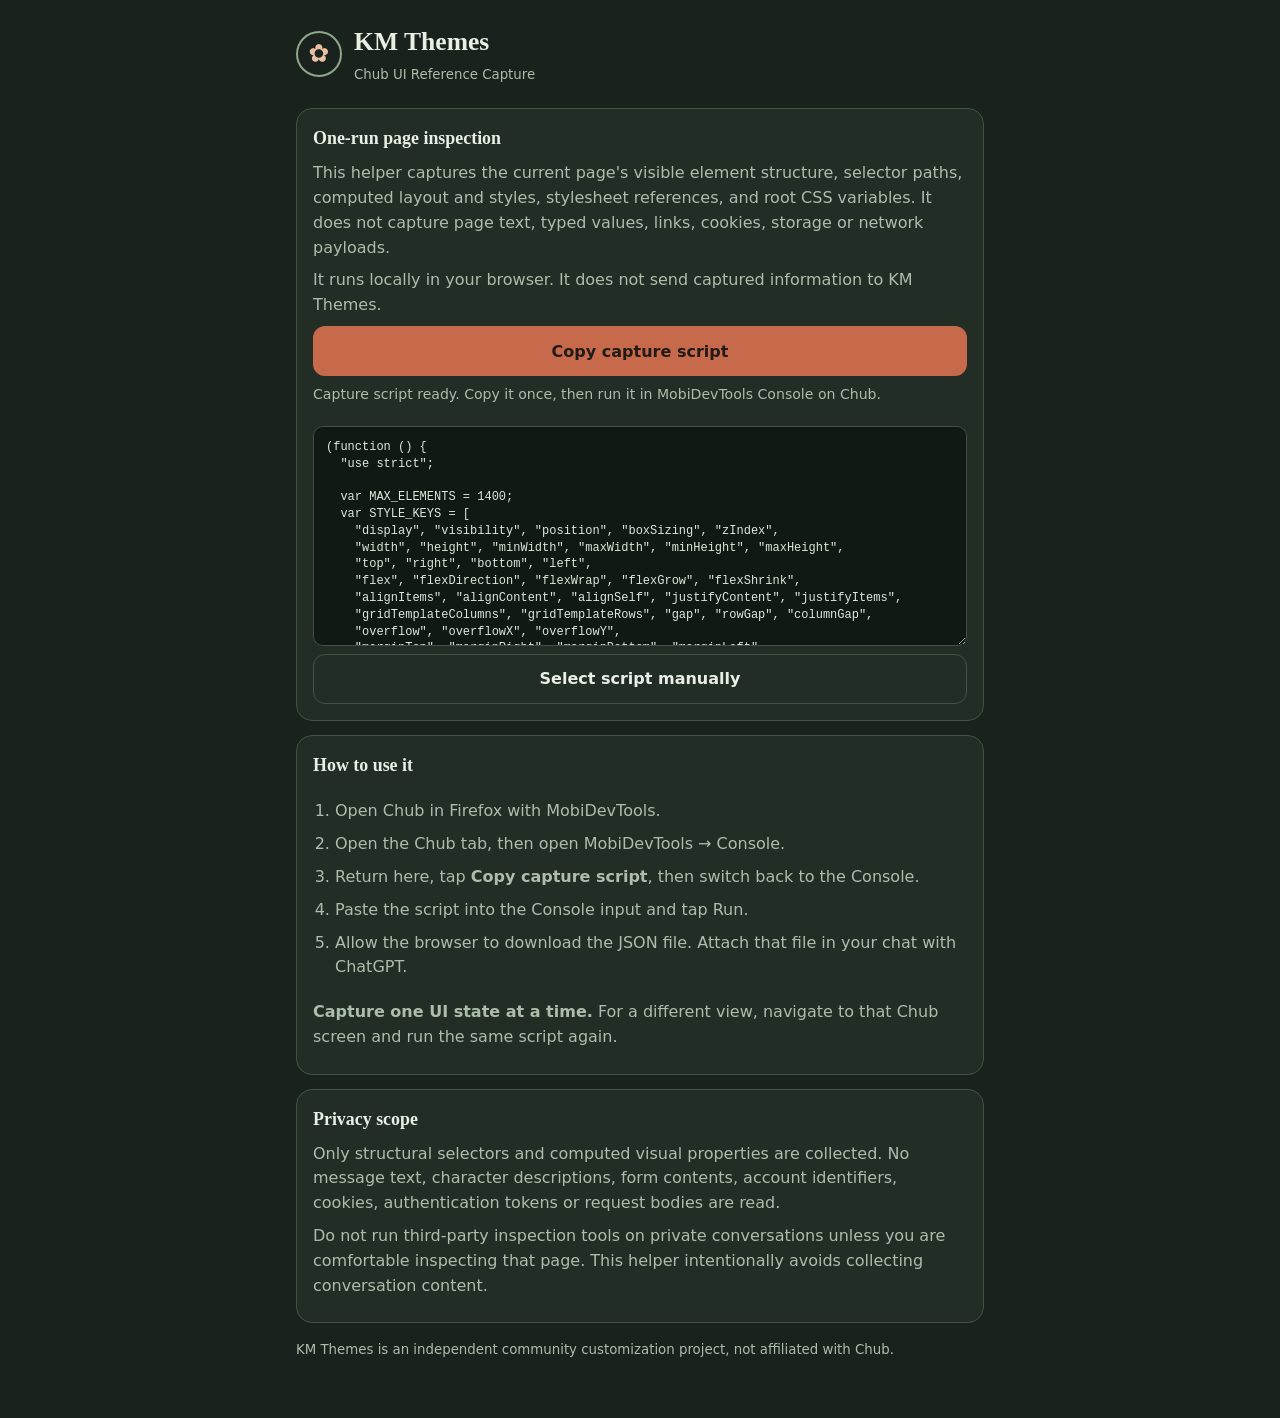
<file: chub-capture.html>
<!doctype html>
<html lang="en">
<head>
<meta charset="utf-8">
<meta name="viewport" content="width=device-width, initial-scale=1">
<meta name="theme-color" content="#19221c">
<title>KM Themes · Chub UI Capture</title>
<style>
:root{color-scheme:light dark;--bg:#19221c;--panel:#222d25;--line:#425246;--text:#e9efe5;--muted:#adbdab;--accent:#c66a4b;--sage:#8fa78b}
*{box-sizing:border-box}body{margin:0;background:var(--bg);color:var(--text);font:16px/1.55 system-ui,sans-serif}
main{max-width:720px;margin:auto;padding:22px 16px 48px}
header{display:flex;align-items:center;gap:12px;margin-bottom:22px}
.mark{width:46px;height:46px;border:2px solid var(--sage);border-radius:50%;display:grid;place-items:center;color:#e9c0a4;font-size:25px}
h1,h2{font-family:Georgia,serif}h1{font-size:1.6rem;margin:0}h2{font-size:1.12rem;margin:0 0 8px}
p{color:var(--muted);margin:8px 0}
.panel{background:var(--panel);border:1px solid var(--line);border-radius:16px;padding:16px;margin:14px 0}
button{width:100%;min-height:50px;border:0;border-radius:12px;background:var(--accent);color:#211b17;font:700 1rem system-ui;padding:12px}
button.secondary{background:transparent;border:1px solid var(--line);color:var(--text)}
textarea{width:100%;height:220px;margin-top:12px;background:#111914;color:#dce8dc;border:1px solid var(--line);border-radius:10px;padding:12px;font:12px/1.4 monospace}
ol{padding-left:22px;color:var(--muted)}li{padding:4px 0}
.status{min-height:1.4em;font-size:.88rem}
small{color:var(--muted)}
</style>
</head>
<body>
<main>
<header><div class="mark" aria-hidden="true">✿</div><div><h1>KM Themes</h1><small>Chub UI Reference Capture</small></div></header>
<section class="panel">
<h2>One-run page inspection</h2>
<p>This helper captures the current page's visible element structure, selector paths, computed layout and styles, stylesheet references, and root CSS variables. It does not capture page text, typed values, links, cookies, storage or network payloads.</p>
<p>It runs locally in your browser. It does not send captured information to KM Themes.</p>
<button id="copy" type="button">Copy capture script</button>
<p class="status" id="status" role="status" aria-live="polite">Loading the capture script…</p>
<textarea id="script" readonly spellcheck="false" aria-label="Capture script source"></textarea>
<button class="secondary" id="select" type="button">Select script manually</button>
</section>
<section class="panel">
<h2>How to use it</h2>
<ol>
<li>Open Chub in Firefox with MobiDevTools.</li>
<li>Open the Chub tab, then open MobiDevTools → Console.</li>
<li>Return here, tap <b>Copy capture script</b>, then switch back to the Console.</li>
<li>Paste the script into the Console input and tap Run.</li>
<li>Allow the browser to download the JSON file. Attach that file in your chat with ChatGPT.</li>
</ol>
<p><b>Capture one UI state at a time.</b> For a different view, navigate to that Chub screen and run the same script again.</p>
</section>
<section class="panel">
<h2>Privacy scope</h2>
<p>Only structural selectors and computed visual properties are collected. No message text, character descriptions, form contents, account identifiers, cookies, authentication tokens or request bodies are read.</p>
<p>Do not run third-party inspection tools on private conversations unless you are comfortable inspecting that page. This helper intentionally avoids collecting conversation content.</p>
</section>
<p><small>KM Themes is an independent community customization project, not affiliated with Chub.</small></p>
</main>
<script>
(function(){
"use strict";
var status=document.getElementById("status"),field=document.getElementById("script"),copy=document.getElementById("copy");
fetch("tools/chub-reference-capture.js").then(function(response){
 if(!response.ok)throw new Error("Could not load capture script ("+response.status+").");
 return response.text();
}).then(function(source){
 field.value=source;
 status.textContent="Capture script ready. Copy it once, then run it in MobiDevTools Console on Chub.";
}).catch(function(error){status.textContent=error.message;copy.disabled=true;});
copy.addEventListener("click",function(){
 if(!field.value)return;
 if(navigator.clipboard&&navigator.clipboard.writeText){
  navigator.clipboard.writeText(field.value).then(function(){status.textContent="Copied. Switch to MobiDevTools Console and paste, then Run.";}).catch(selectManually);
 }else selectManually();
});
function selectManually(){field.focus();field.select();status.textContent="Script selected. Use your browser's Copy command, then paste into MobiDevTools Console.";}
document.getElementById("select").addEventListener("click",selectManually);
})();
</script>
</body>
</html>
</file>
